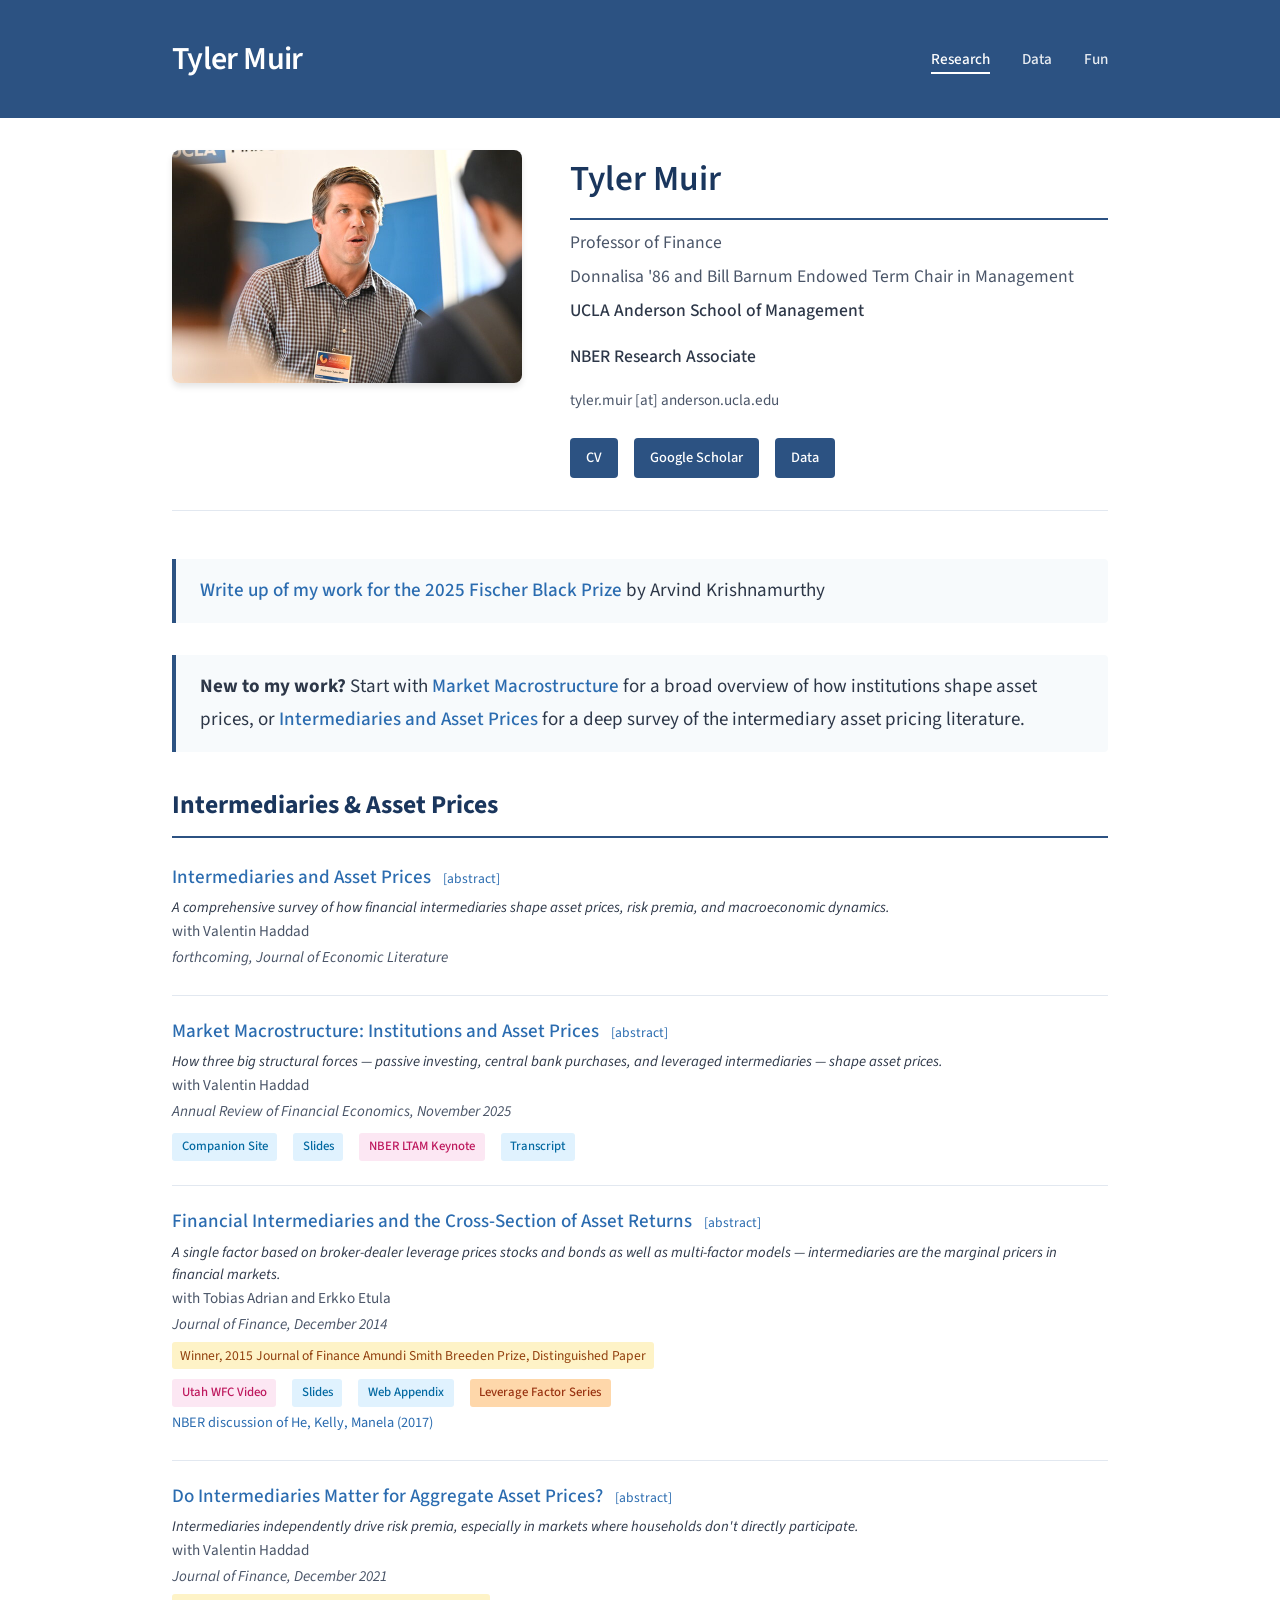
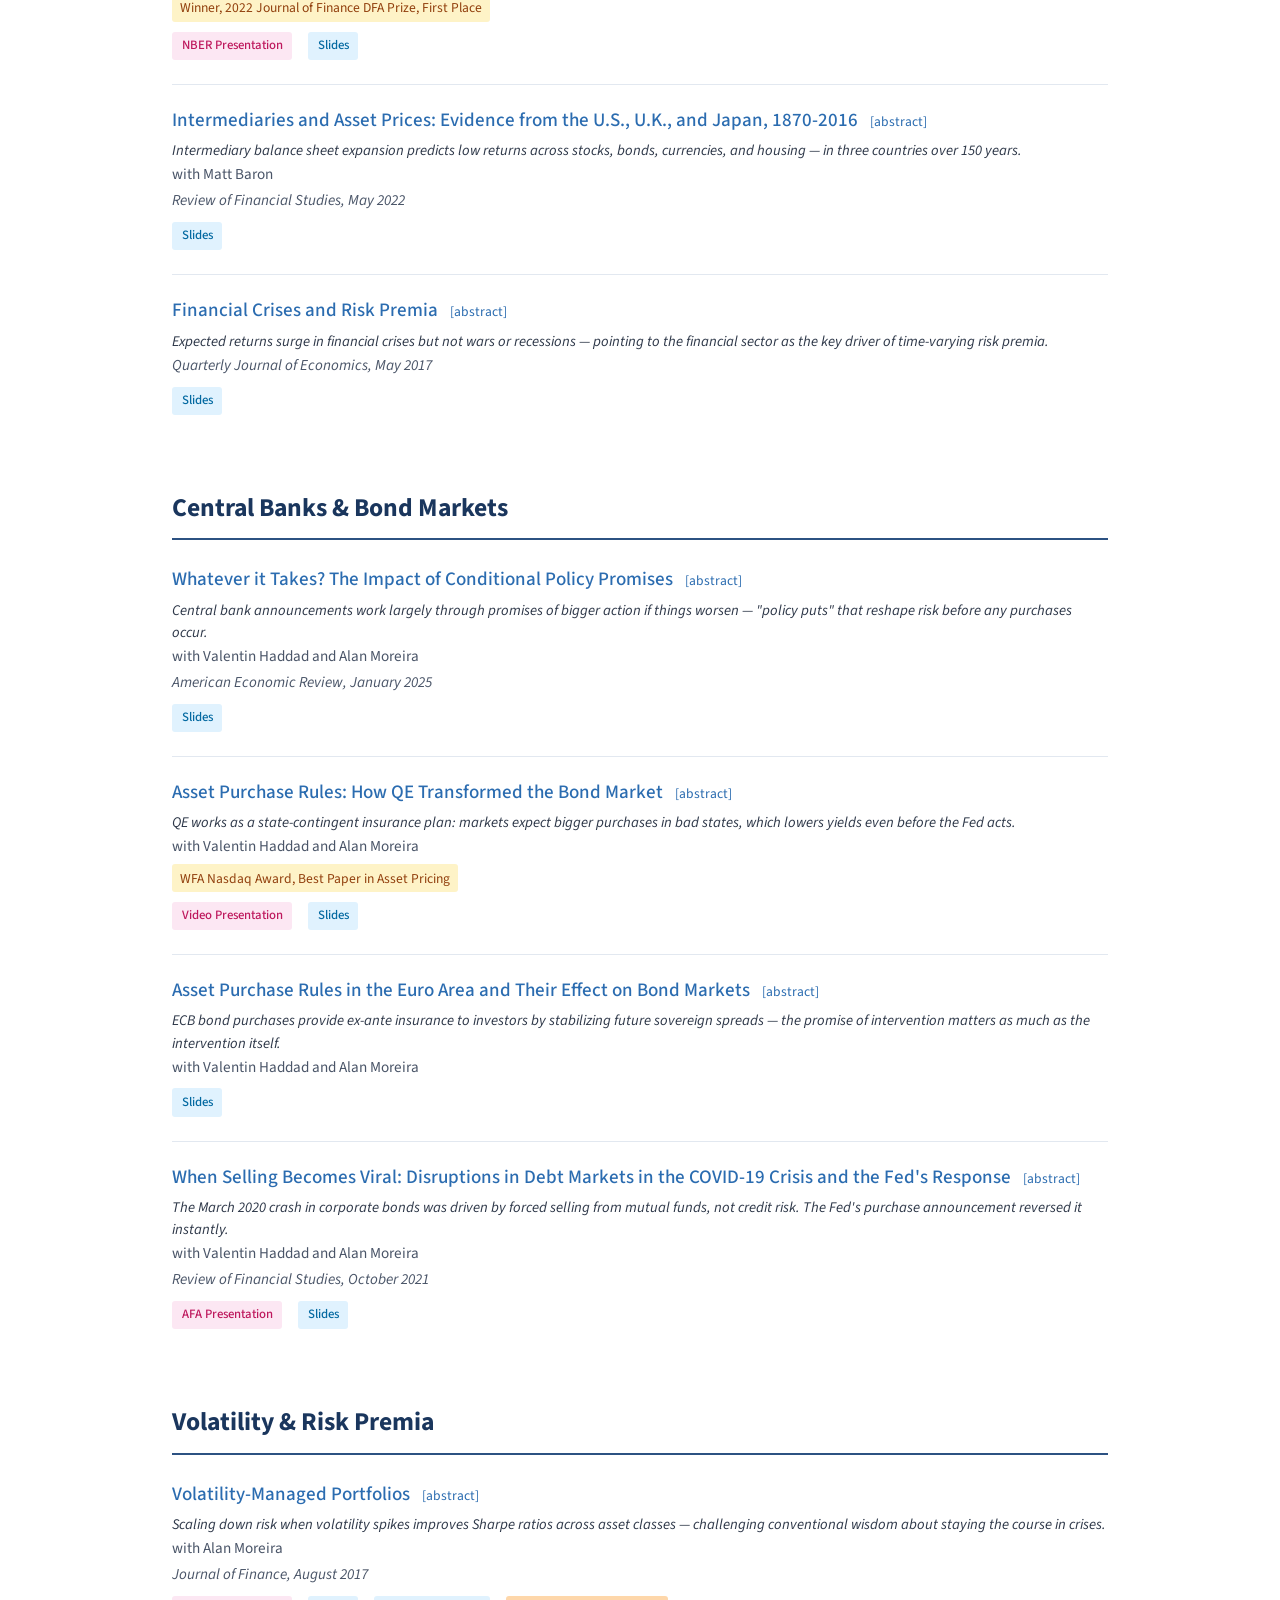
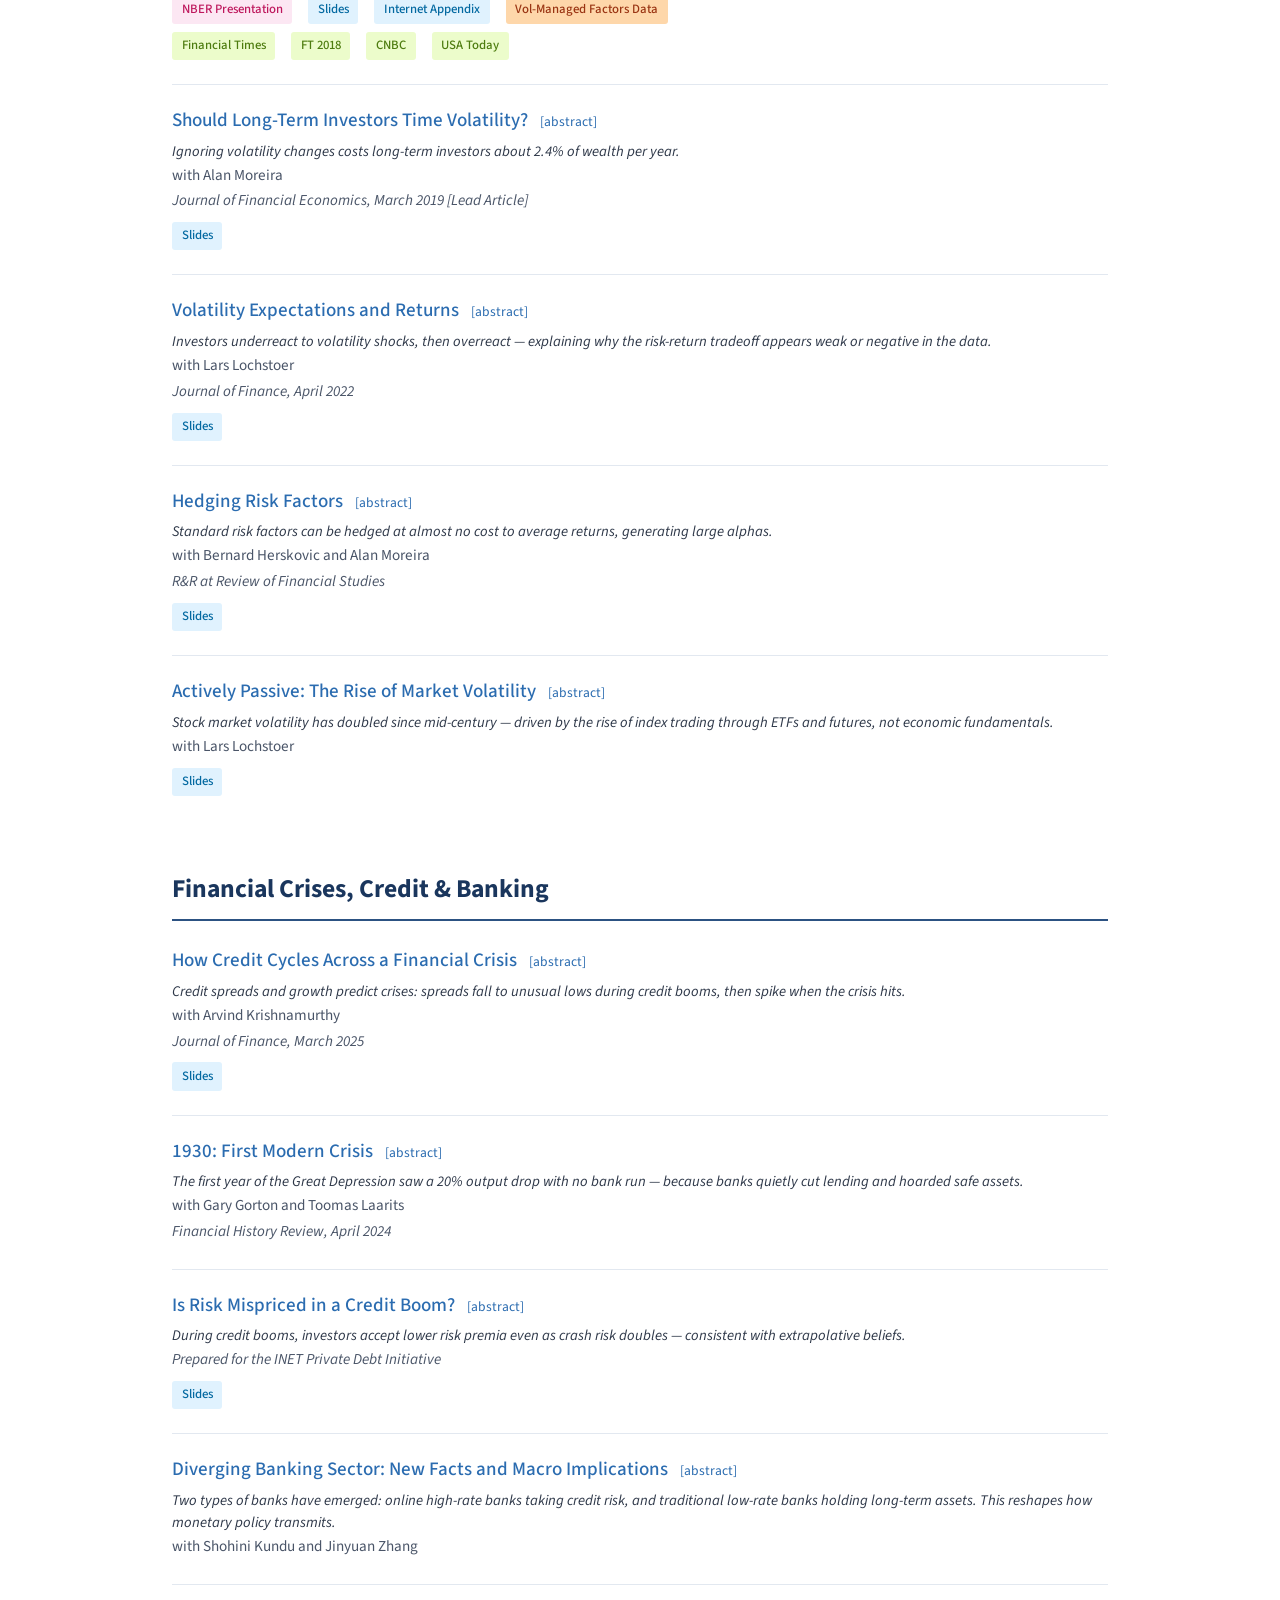
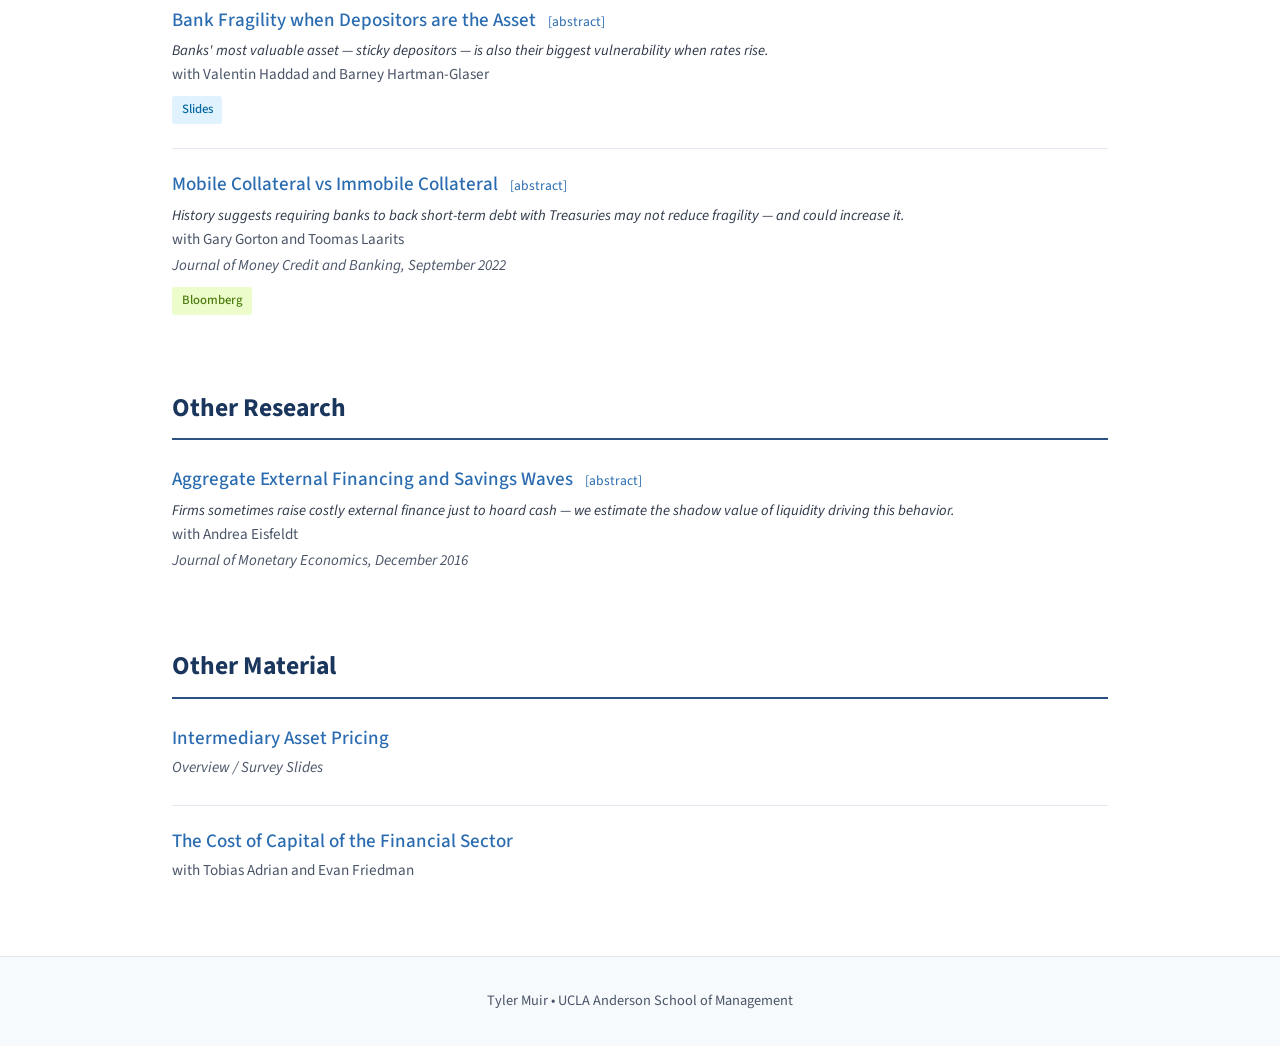
<file: index.html>
<!DOCTYPE html>
<html lang="en">
<head>
    <meta charset="UTF-8">
    <meta name="viewport" content="width=device-width, initial-scale=1.0">
    <meta name="description" content="Tyler Muir - Professor of Finance at UCLA Anderson, NBER Research Associate. Research on financial intermediaries, asset pricing, and financial crises.">
    <title>Tyler Muir - UCLA Anderson</title>
    <link rel="preconnect" href="https://fonts.googleapis.com">
    <link rel="preconnect" href="https://fonts.gstatic.com" crossorigin>
    <link href="https://fonts.googleapis.com/css2?family=Source+Sans+Pro:wght@400;500;600;700&display=swap" rel="stylesheet">
    <link rel="stylesheet" href="css/style.css">
    <link rel="icon" href="favicon.ico" type="image/x-icon">
</head>
<body>
    <a href="#main-content" class="skip-link">Skip to content</a>
    <header>
        <div class="container">
            <h1><a href="index.html">Tyler Muir</a></h1>
            <button class="menu-toggle" aria-label="Toggle navigation menu">&#9776;</button>
            <nav>
                <ul>
                    <li><a href="index.html" class="active">Research</a></li>
                    <li><a href="data.html">Data</a></li>
                    <li><a href="fun.html">Fun</a></li>
                </ul>
            </nav>
        </div>
    </header>

    <main class="container" id="main-content">
        <section class="profile">
            <img src="images/profile.jpg" alt="Tyler Muir" class="profile-image">
            <div class="profile-info">
                <h2>Tyler Muir</h2>
                <p class="title">Professor of Finance</p>
                <p class="title">Donnalisa '86 and Bill Barnum Endowed Term Chair in Management</p>
                <p class="affiliation">UCLA Anderson School of Management</p>
                <p class="affiliation">NBER Research Associate</p>
                <p class="email">tyler.muir [at] anderson.ucla.edu</p>
                <div class="profile-links">
                    <a href="https://www.dropbox.com/scl/fi/u626nkier4eon4ksr64s6/Muir_Tyler_CV.pdf?rlkey=u4kqhc3w4d6hwjnec8a3az12f&dl=0" target="_blank">CV</a>
                    <a href="https://scholar.google.com/citations?user=9oQ5exAAAAAJ&hl=en&oi=ao" target="_blank">Google Scholar</a>
                    <a href="data.html">Data</a>
                </div>
            </div>
        </section>

        <div class="award-highlight">
            <a href="https://www.dropbox.com/scl/fi/pzpyx1vr49wryulikoaf3/tylerfisherblack.pdf?rlkey=ss5ccy4nwq8l3ern2wmzelmsj&dl=0" target="_blank">Write up of my work for the 2025 Fischer Black Prize</a> by Arvind Krishnamurthy
        </div>

        <div class="award-highlight">
            <strong>New to my work?</strong> Start with <a href="https://www.dropbox.com/scl/fi/yaw81nklyqnd0k371osw4/HM_published.pdf?rlkey=oed2yhhhpish7x86secc4q1vz&dl=0" target="_blank">Market Macrostructure</a> for a broad overview of how institutions shape asset prices, or <a href="https://www.dropbox.com/scl/fi/thdpyldmup1yul03rmkh8/HaddadMuir_IntermediariesAssetPrices.pdf?rlkey=yvy7vjkwcc7hmh63wtqbi2k9l&dl=0" target="_blank">Intermediaries and Asset Prices</a> for a deep survey of the intermediary asset pricing literature.        </div>

        <!-- ==================== INTERMEDIARIES & ASSET PRICES ==================== -->
        <section id="intermediaries">
            <h2>Intermediaries &amp; Asset Prices</h2>
            <ul class="paper-list">
                <li class="paper-item">
                    <a href="https://www.dropbox.com/scl/fi/thdpyldmup1yul03rmkh8/HaddadMuir_IntermediariesAssetPrices.pdf?rlkey=yvy7vjkwcc7hmh63wtqbi2k9l&dl=0" class="paper-title" target="_blank">Intermediaries and Asset Prices</a>
                    <button class="abstract-toggle" aria-expanded="false">[abstract]</button>
                    <div class="tagline">A comprehensive survey of how financial intermediaries shape asset prices, risk premia, and macroeconomic dynamics.</div>
                    <div class="coauthors">with <a href="http://www.anderson.ucla.edu/faculty-and-research/finance/faculty/haddad">Valentin Haddad</a></div>
                    <div class="publication">forthcoming, Journal of Economic Literature</div>
                    <div class="abstract">Intermediary asset pricing posits that financial institutions are important players in financial markets, and that their decisions shape asset prices beyond simply reflecting the preferences of the average household in the economy. We explain how this approach helps make sense of empirical patterns in the data: the excess volatility of asset prices, differences in price movements across asset classes, the cross section of expected returns within asset classes, and specific arbitrages and price dislocations. We also review how this view of price fluctuations has important implications for macroeconomic dynamics, international economics, and policy, with particular focus on the role of financial regulation and monetary policy.</div>
                </li>
                <li class="paper-item">
                    <a href="https://www.dropbox.com/scl/fi/yaw81nklyqnd0k371osw4/HM_published.pdf?rlkey=oed2yhhhpish7x86secc4q1vz&dl=0" class="paper-title" target="_blank">Market Macrostructure: Institutions and Asset Prices</a>
                    <button class="abstract-toggle" aria-expanded="false">[abstract]</button>
                    <div class="tagline">How three big structural forces — passive investing, central bank purchases, and leveraged intermediaries — shape asset prices.</div>
                    <div class="coauthors">with <a href="http://www.anderson.ucla.edu/faculty-and-research/finance/faculty/haddad">Valentin Haddad</a></div>
                    <div class="publication">Annual Review of Financial Economics, November 2025</div>
                    <div class="media-links">
                        <a href="https://marketmacrostructure.com" target="_blank" class="media-badge">Companion Site</a>
                        <a href="slides/Macrostructure_slides.pdf" target="_blank" class="media-badge">Slides</a>
                        <a href="https://www.youtube.com/watch?v=QJNx_2b-V5o" target="_blank" class="media-badge video">NBER LTAM Keynote</a>
                        <a href="https://marketmacrostructure.com/transcript.html" target="_blank" class="media-badge">Transcript</a>
                    </div>
                    <div class="abstract">Market macrostructure studies the broad organization of financial markets into key players and institutional features and how this organization affects the level and dynamics of asset prices. We present a simple model to discuss when, why, and how market macrostructure matters for asset prices, then review work on three specific examples: the rise of passive investing in the stock market, the increased role of central banks in bond markets through asset purchase programs, and the role of levered financial intermediaries in financial markets.</div>
                </li>
                <li class="paper-item">
                    <a href="https://www.dropbox.com/s/16j1hos5gjo5o08/AdrianEtulaMuirJF2014.pdf?dl=0" class="paper-title" target="_blank">Financial Intermediaries and the Cross-Section of Asset Returns</a>
                    <button class="abstract-toggle" aria-expanded="false">[abstract]</button>
                    <div class="tagline">A single factor based on broker-dealer leverage prices stocks and bonds as well as multi-factor models — intermediaries are the marginal pricers in financial markets.</div>
                    <div class="coauthors">with <a href="http://sites.google.com/site/tobiasadrian/home">Tobias Adrian</a> and <a href="http://www.erkkoetula.com/">Erkko Etula</a></div>
                    <div class="publication">Journal of Finance, December 2014</div>
                    <div class="award">Winner, 2015 Journal of Finance Amundi Smith Breeden Prize, Distinguished Paper</div>
                    <div class="media-links">
                        <a href="http://submit.utahwfc.org/2013_webcast/uwfc_2013_video_15.html" target="_blank" class="media-badge video">Utah WFC Video</a>
                        <a href="https://www.dropbox.com/s/nrsowpixnpzwewh/BDLevSlidesUtah.pdf?dl=0" target="_blank" class="media-badge">Slides</a>
                        <a href="https://www.dropbox.com/s/1s9zddzyzbzr4ig/jofi12189Appdenix.pdf?dl=0" target="_blank" class="media-badge">Web Appendix</a>
                        <a href="data.html" class="media-badge data">Leverage Factor Series</a>
                    </div>
                    <div class="extra-links">
                        <a href="https://www.dropbox.com/s/tekgckozppbk9ja/NBER%20Discussion%20Muir.pdf?dl=0" target="_blank">NBER discussion of He, Kelly, Manela (2017)</a>
                    </div>
                    <div class="abstract">Financial intermediaries trade frequently in many markets using sophisticated models. Their marginal value of wealth should therefore provide a more informative stochastic discount factor (SDF) than that of a representative consumer. Guided by theory, we use shocks to the leverage of securities broker-dealers to construct an intermediary SDF. Our single-factor model prices size, book-to-market, momentum, and bond portfolios with an R-squared of 77% and an average annual pricing error of 1% -- performing as well as standard multifactor benchmarks designed to price these assets.</div>
                </li>
                <li class="paper-item">
                    <a href="https://www.dropbox.com/s/tfh09k9kg3fq4sa/dointermediariesmatter.pdf?dl=0" class="paper-title" target="_blank">Do Intermediaries Matter for Aggregate Asset Prices?</a>
                    <button class="abstract-toggle" aria-expanded="false">[abstract]</button>
                    <div class="tagline">Intermediaries independently drive risk premia, especially in markets where households don't directly participate.</div>
                    <div class="coauthors">with <a href="http://www.anderson.ucla.edu/faculty-and-research/finance/faculty/haddad">Valentin Haddad</a></div>
                    <div class="publication">Journal of Finance, December 2021</div>
                    <div class="award">Winner, 2022 Journal of Finance DFA Prize, First Place</div>
                    <div class="media-links">
                        <a href="https://www.youtube.com/watch?v=r5t5TFt0ybI" target="_blank" class="media-badge video">NBER Presentation</a>
                        <a href="slides/DoIntermediariesMatter_slides.pdf" target="_blank" class="media-badge">Slides</a>
                    </div>
                    <div class="abstract">Poor financial health of intermediaries coincides with low asset prices and high risk premiums. Is this because intermediaries matter for asset prices, or simply because their health correlates with economy-wide risk aversion? In the first case, return predictability should be more pronounced for asset classes in which households are less active. We provide evidence supporting this prediction, suggesting that a quantitatively sizable fraction of risk premium variation in several large asset classes such as credit or MBS is due to intermediaries.</div>
                </li>
                <li class="paper-item">
                    <a href="https://papers.ssrn.com/sol3/papers.cfm?abstract_id=3116417" class="paper-title" target="_blank">Intermediaries and Asset Prices: Evidence from the U.S., U.K., and Japan, 1870-2016</a>
                    <button class="abstract-toggle" aria-expanded="false">[abstract]</button>
                    <div class="tagline">Intermediary balance sheet expansion predicts low returns across stocks, bonds, currencies, and housing — in three countries over 150 years.</div>
                    <div class="coauthors">with <a href="https://www.johnson.cornell.edu/faculty-and-research/faculty/mdb327">Matt Baron</a></div>
                    <div class="publication">Review of Financial Studies, May 2022</div>
                    <div class="abstract">Balance sheet expansion of leveraged intermediaries negatively predicts returns of stocks, bonds, currencies, and housing. The predictability is stronger at shorter horizons, is robust to macroeconomic controls, and holds outside distress periods. Intermediaries in global financial centers predict international equity returns. A new data set on individual stock holdings of Japanese intermediaries since 1955 shows intermediaries affect returns of stocks directly held. Our results suggest a strong universal link between intermediaries and asset returns distinct from macroeconomic channels.</div>
                    <div class="media-links">
                        <a href="slides/Intermediaries_USUKJP_slides.pdf" target="_blank" class="media-badge slides">Slides</a>
                    </div>
                </li>
                <li class="paper-item">
                    <a href="https://www.dropbox.com/s/ik7i78d748fe32l/Muir_QJE_May2017.pdf?dl=0" class="paper-title" target="_blank">Financial Crises and Risk Premia</a>
                    <button class="abstract-toggle" aria-expanded="false">[abstract]</button>
                    <div class="tagline">Expected returns surge in financial crises but not wars or recessions — pointing to the financial sector as the key driver of time-varying risk premia.</div>
                    <div class="publication">Quarterly Journal of Economics, May 2017</div>
                    <div class="media-links">
                        <a href="slides/FinancialCrises_slides.pdf" target="_blank" class="media-badge">Slides</a>
                    </div>
                    <div class="abstract">I analyze the behavior of risk premia in financial crises, wars, and recessions in an international panel spanning over 140 years and 14 countries. Expected returns increase substantially in financial crises, but not in the other episodes. Asset prices decline in all episodes, but the decline in financial crises is substantially larger than the decline in fundamentals so that expected returns going forward are large. By disentangling financial crises from other bad macroeconomic times, the results suggest that financial crises are particularly important to understanding why risk premia vary, and theories where asset prices are related to the health of the financial sector appear particularly promising.</div>
                </li>
            </ul>
        </section>

        <!-- ==================== CENTRAL BANKS & BOND MARKETS ==================== -->
        <section id="central-banks">
            <h2>Central Banks &amp; Bond Markets</h2>
            <ul class="paper-list">
                <li class="paper-item">
                    <a href="https://www.dropbox.com/s/hcu2yudygm1avsk/WhateverItTakes.pdf?dl=0" class="paper-title" target="_blank">Whatever it Takes? The Impact of Conditional Policy Promises</a>
                    <button class="abstract-toggle" aria-expanded="false">[abstract]</button>
                    <div class="tagline">Central bank announcements work largely through promises of bigger action if things worsen — "policy puts" that reshape risk before any purchases occur.</div>
                    <div class="coauthors">with <a href="http://www.anderson.ucla.edu/faculty-and-research/finance/faculty/haddad">Valentin Haddad</a> and <a href="https://sites.google.com/view/alanmoreira/">Alan Moreira</a></div>
                    <div class="publication">American Economic Review, January 2025</div>
                    <div class="media-links">
                        <a href="slides/WhateverItTakes_slides.pdf" target="_blank" class="media-badge">Slides</a>
                    </div>
                    <div class="abstract">At the announcement of a new policy, agents form a view of state-contingent policy actions and impact. We develop a method to estimate this state-contingent perception and implement it for many asset-purchase interventions worldwide. Expectations of larger support in bad states -- "policy puts" -- explain a large fraction of the announcements' impact. For example, when the Fed introduced purchases of corporate bonds in March 2020, markets expected five times more price support had conditions worsened relative to the median scenario. Perceived promises of additional support in bad states alter asset prices, risk, and the response to future announcements.</div>
                </li>
                <li class="paper-item">
                    <a href="https://www.dropbox.com/scl/fi/v8dl87heoihd0q6nqnzs0/qe_rule_posted.pdf?rlkey=23uotbmngwgjaz0dqvb4rrpfh&dl=0" class="paper-title" target="_blank">Asset Purchase Rules: How QE Transformed the Bond Market</a>
                    <button class="abstract-toggle" aria-expanded="false">[abstract]</button>
                    <div class="tagline">QE works as a state-contingent insurance plan: markets expect bigger purchases in bad states, which lowers yields even before the Fed acts.</div>
                    <div class="coauthors">with <a href="http://www.anderson.ucla.edu/faculty-and-research/finance/faculty/haddad">Valentin Haddad</a> and <a href="https://sites.google.com/view/alanmoreira/">Alan Moreira</a></div>
                    <div class="award">WFA Nasdaq Award, Best Paper in Asset Pricing</div>
                    <div class="media-links">
                        <a href="https://www.youtube.com/watch?v=ny2YNou6twM" target="_blank" class="media-badge video">Video Presentation</a>
                        <a href="https://www.dropbox.com/scl/fi/4o9najz9vmb7i032aic84/HMM.pdf?rlkey=snfrvedlz1ydlt5fv3m7ut58a&dl=0" target="_blank" class="media-badge">Slides</a>
                    </div>
                    <div class="abstract">We argue that quantitative easing (QE) and tightening policies constitute a dynamic state-contingent plan instead of a succession of independent interventions. This view changes the main reason QE is effective by adding an insurance channel to the static effect of absorbing bond supply in a given period. QE purchases occur in bad economic states when the supply of government debt increases. Increasing long-term bond prices in bad economic states increases their safety, driving up their value and thus lowering ex-ante yields. We estimate that this insurance channel alone lowers long-term bond yields by 75-100 bps. Consistent with a state-contingent channel, implied volatilities of long-duration risk-free securities fall substantially on QE announcements. We calibrate a policy rule for asset purchases to their historical path and include it in a quantitative term structure model.</div>
                </li>
                <li class="paper-item">
                    <span class="paper-title">Asset Purchase Rules in the Euro Area and Their Effect on Bond Markets</span>
                    <button class="abstract-toggle" aria-expanded="false">[abstract]</button>
                    <div class="tagline">ECB bond purchases provide ex-ante insurance to investors by stabilizing future sovereign spreads — the promise of intervention matters as much as the intervention itself.</div>
                    <div class="coauthors">with <a href="http://www.anderson.ucla.edu/faculty-and-research/finance/faculty/haddad">Valentin Haddad</a> and <a href="https://sites.google.com/view/alanmoreira/">Alan Moreira</a></div>
                    <div class="abstract">Asset purchase policies are a dynamic state-contingent plan instead of a succession of independent interventions. We apply this view to the experience of asset purchase programs in the Euro area. Our evidence suggests that the market expects interventions in large part based on sovereign spreads and the total supply of sovereign credit risk. In turn, this provides a powerful ex-ante mechanism to lower spreads in the Euro area: because interventions typically occur when spreads, debt issuance, and dislocations are high, purchases provide ex-ante insurance to bond investors by stabilizing future sovereign spreads. This increases demand and lowers credit risk premiums on sovereign bonds. We illustrate this channel using both low frequency data and event study analysis, including using option prices to assess the state-contingent nature of interventions.</div>
                    <div class="media-links">
                        <a href="slides/AssetPurchaseRules_slides.pdf" target="_blank" class="media-badge slides">Slides</a>
                    </div>
                </li>
                <li class="paper-item">
                    <a href="https://drive.google.com/file/d/1O0i9GDvncKZMOLhGdbdw6-ZRYX5TdZej/view" class="paper-title" target="_blank">When Selling Becomes Viral: Disruptions in Debt Markets in the COVID-19 Crisis and the Fed's Response</a>
                    <button class="abstract-toggle" aria-expanded="false">[abstract]</button>
                    <div class="tagline">The March 2020 crash in corporate bonds was driven by forced selling from mutual funds, not credit risk. The Fed's purchase announcement reversed it instantly.</div>
                    <div class="coauthors">with <a href="http://www.anderson.ucla.edu/faculty-and-research/finance/faculty/haddad">Valentin Haddad</a> and <a href="https://sites.google.com/view/alanmoreira/">Alan Moreira</a></div>
                    <div class="publication">Review of Financial Studies, October 2021</div>
                    <div class="media-links">
                        <a href="https://www.youtube.com/watch?v=AB0AVhkQBWc&t=139s" target="_blank" class="media-badge video">AFA Presentation</a>
                        <a href="https://drive.google.com/file/d/1HCUz84SQlg5jva01vpwM7yM8TXSVH2EA/view" target="_blank" class="media-badge">Slides</a>
                    </div>
                    <div class="abstract">We document extreme disruption in debt markets during the COVID-19 crisis: a severe price crash accompanied by significant dislocations at the safer end of the credit spectrum. Investment-grade corporate bonds traded at a discount to credit default swaps; exchange-traded funds traded at a discount to net asset value, more so for safer bonds. The Federal Reserve's announcement of corporate bond purchases caused these dislocations to disappear and prices to recover. The best explanation is an acute liquidity need for specific bond investors, such as mutual funds, leading them to liquidate large positions.</div>
                </li>
            </ul>
        </section>

        <!-- ==================== VOLATILITY & RISK PREMIA ==================== -->
        <section id="volatility">
            <h2>Volatility &amp; Risk Premia</h2>
            <ul class="paper-list">
                <li class="paper-item">
                    <a href="https://www.dropbox.com/s/4y24nnab001bd0l/JF_PublishedVersion_Moreira_Muir_2017.pdf?dl=0" class="paper-title" target="_blank">Volatility-Managed Portfolios</a>
                    <button class="abstract-toggle" aria-expanded="false">[abstract]</button>
                    <div class="tagline">Scaling down risk when volatility spikes improves Sharpe ratios across asset classes — challenging conventional wisdom about staying the course in crises.</div>
                    <div class="coauthors">with <a href="https://sites.google.com/view/alanmoreira/">Alan Moreira</a></div>
                    <div class="publication">Journal of Finance, August 2017</div>
                    <div class="media-links">
                        <a href="https://www.youtube.com/watch?v=2u7WsWPUqck" target="_blank" class="media-badge video">NBER Presentation</a>
                        <a href="https://amoreira2.github.io/alan-moreira.github.io/SlidesVol.pdf" target="_blank" class="media-badge">Slides</a>
                        <a href="https://www.dropbox.com/s/z8jx1fobka95b41/JF_20160273_IA_MoreiraMuir.pdf?dl=0" target="_blank" class="media-badge">Internet Appendix</a>
                        <a href="data.html" class="media-badge data">Vol-Managed Factors Data</a>
                    </div>
                    <div class="media-links">
                        <a href="https://next.ft.com/content/397937d6-e491-11e5-bc31-138df2ae9ee6" target="_blank" class="media-badge press">Financial Times</a>
                        <a href="https://www.ft.com/content/734994cc-0bab-11e8-8eb7-42f857ea9f09" target="_blank" class="media-badge press">FT 2018</a>
                        <a href="http://www.cnbc.com/2016/03/23/when-markets-get-scary-panicking-is-smart-yale-profs.html" target="_blank" class="media-badge press">CNBC</a>
                        <a href="http://www.usatoday.com/story/money/2016/05/18/sell-panic-stocks-volatility-market-investing-money/84534118/" target="_blank" class="media-badge press">USA Today</a>
                    </div>
                    <div class="abstract">Managed portfolios that take less risk when volatility is high produce large alphas, substantially increase factor Sharpe ratios, and produce large utility gains for mean-variance investors. We document this for the market, value, momentum, profitability, return on equity, and investment factors in equities, as well as the currency carry trade. Volatility timing increases Sharpe ratios because changes in factor volatilities are not offset by proportional changes in expected returns. Our strategy is contrary to conventional wisdom because it takes relatively less risk in recessions and crises yet still earns high average returns.</div>
                </li>
                <li class="paper-item">
                    <a href="https://www.dropbox.com/s/04nmwmfwutatbsf/MoreiraMuirJFE2018.pdf?dl=0" class="paper-title" target="_blank">Should Long-Term Investors Time Volatility?</a>
                    <button class="abstract-toggle" aria-expanded="false">[abstract]</button>
                    <div class="tagline">Ignoring volatility changes costs long-term investors about 2.4% of wealth per year.</div>
                    <div class="coauthors">with <a href="https://sites.google.com/view/alanmoreira/">Alan Moreira</a></div>
                    <div class="publication">Journal of Financial Economics, March 2019 [Lead Article]</div>
                    <div class="media-links">
                        <a href="slides/LongTermVolTiming_slides.pdf" target="_blank" class="media-badge">Slides</a>
                    </div>
                    <div class="abstract">A long-term investor who ignores variation in volatility gives up the equivalent of 2.4% of wealth per year. This result holds for a wide range of parameters consistent with US stock market data, and it is robust to estimation uncertainty. We propose and test a new channel, the volatility composition channel, for how investment horizon interacts with volatility timing. Investors respond substantially less to volatility variations when mean reversion in returns increases disproportionately alongside volatility, particularly when this mean reversion occurs rapidly.</div>
                </li>
                <li class="paper-item">
                    <a href="https://www.dropbox.com/s/nm8t0dsacdzyhe9/VolUnderreactionMain.pdf?dl=0" class="paper-title" target="_blank">Volatility Expectations and Returns</a>
                    <button class="abstract-toggle" aria-expanded="false">[abstract]</button>
                    <div class="tagline">Investors underreact to volatility shocks, then overreact — explaining why the risk-return tradeoff appears weak or negative in the data.</div>
                    <div class="coauthors">with <a href="https://sites.google.com/site/lalochstoer/">Lars Lochstoer</a></div>
                    <div class="publication">Journal of Finance, April 2022</div>
                    <div class="media-links">
                        <a href="slides/VolExpectations_slides.pdf" target="_blank" class="media-badge">Slides</a>
                    </div>
                    <div class="abstract">We provide evidence that agents have slow-moving beliefs about stock market volatility that lead to initial underreaction to volatility shocks followed by delayed overreaction. These dynamics are mirrored in the VIX and variance risk premiums, which reflect investor expectations about volatility, and are also supported in both surveys and firm-level option prices. We embed these expectations into an asset pricing model and find that the model can account for a number of stylized facts about market returns and return volatility that are difficult to reconcile, including a weak or even negative risk-return tradeoff.</div>
                </li>
                <li class="paper-item">
                    <a href="https://papers.ssrn.com/sol3/papers.cfm?abstract_id=3148693" class="paper-title" target="_blank">Hedging Risk Factors</a>
                    <button class="abstract-toggle" aria-expanded="false">[abstract]</button>
                    <div class="tagline">Standard risk factors can be hedged at almost no cost to average returns, generating large alphas.</div>
                    <div class="coauthors">with <a href="https://bernardherskovic.com/">Bernard Herskovic</a> and <a href="https://sites.google.com/view/alanmoreira/">Alan Moreira</a></div>
                    <div class="publication">R&R at Review of Financial Studies</div>
                    <div class="media-links">
                        <a href="slides/HedgingRiskFactors_slides.pdf" target="_blank" class="media-badge">Slides</a>
                    </div>
                    <div class="abstract">Standard risk factors can be hedged with minimal reduction in average returns. Stocks with low factor-exposure have similar performance relative to stocks with high factor-exposure, hence a long-short portfolio hedges factor risk with little reduction in expected returns. This is true for both "macro" factors relating to the business cycle, and "reduced-form" factors such as value and momentum. Hedging macro factors also hedges business cycle risk and many other macro factors argued to be priced in the literature, and hedging "reduced-form" factors generates large alphas.</div>
                </li>
                <li class="paper-item">
                    <a href="papers/ActivelyPassive.pdf" class="paper-title" target="_blank">Actively Passive: The Rise of Market Volatility</a>
                    <button class="abstract-toggle" aria-expanded="false">[abstract]</button>
                    <div class="tagline">Stock market volatility has doubled since mid-century — driven by the rise of index trading through ETFs and futures, not economic fundamentals.</div>
                    <div class="coauthors">with Lars Lochstoer</div>
                    <div class="media-links">
                        <a href="slides/MarketVolatility_slides.pdf" target="_blank" class="media-badge">Slides</a>
                    </div>
                    <div class="abstract">We show that U.S. stock market volatility has roughly doubled since the 1950s. The increase in volatility is strongest for daily returns and weaker for longer horizons, which points against changes in the volatility of fundamentals and toward a larger transitory component in returns. We trace the increase in volatility to two related shifts in market structure: investors increasingly trade the market index, through futures, index funds, and ETFs, and can trade over more hours of the day. We exploit changes in NYSE trading hours, and in the hours and access of index futures trading, as natural experiments. In each case, expanding the opportunity to trade brings more trading and more volatility, so volatility accrues in trading time as well as calendar time. Together, the estimates from these experiments account for over half of the rise in volatility. A model in which arbitrageurs absorb investors' demand shocks, increasingly expressed through the index and over more trading hours, accounts for these facts, including the shift in returns from continuation to reversal.</div>
                </li>
            </ul>
        </section>

        <!-- ==================== FINANCIAL CRISES, CREDIT & BANKING ==================== -->
        <section id="crises">
            <h2>Financial Crises, Credit &amp; Banking</h2>
            <ul class="paper-list">
                <li class="paper-item">
                    <a href="https://www.dropbox.com/s/kgl36g5grguwyr8/CreditAcrossCycle_JFsubmission_R2_V6.pdf?dl=0" class="paper-title" target="_blank">How Credit Cycles Across a Financial Crisis</a>
                    <button class="abstract-toggle" aria-expanded="false">[abstract]</button>
                    <div class="tagline">Credit spreads and growth predict crises: spreads fall to unusual lows during credit booms, then spike when the crisis hits.</div>
                    <div class="coauthors">with <a href="https://people.stanford.edu/akris/">Arvind Krishnamurthy</a></div>
                    <div class="publication">Journal of Finance, March 2025</div>
                    <div class="abstract">We analyze the behavior of credit and output in financial crises using data on credit spreads and credit growth. Crises are marked by a sharp rise in credit spreads, signaling sudden shifts in expectations. The severity of a crisis can be predicted by the extent of credit losses and financial sector fragility. This interaction is a key feature of crises. Postcrisis recessions are typically severe and prolonged. Notably, precrisis spreads tend to drop to low levels while credit growth accelerates, indicating that credit supply expansions often precede crises.</div>
                    <div class="media-links">
                        <a href="slides/CreditCycles_slides.pdf" target="_blank" class="media-badge slides">Slides</a>
                    </div>
                </li>
                <li class="paper-item">
                    <a href="https://papers.ssrn.com/sol3/papers.cfm?abstract_id=3306789" class="paper-title" target="_blank">1930: First Modern Crisis</a>
                    <button class="abstract-toggle" aria-expanded="false">[abstract]</button>
                    <div class="tagline">The first year of the Great Depression saw a 20% output drop with no bank run — because banks quietly cut lending and hoarded safe assets.</div>
                    <div class="coauthors">with <a href="http://faculty.som.yale.edu/garygorton/">Gary Gorton</a> and <a href="https://sites.google.com/view/toomaslaarits">Toomas Laarits</a></div>
                    <div class="publication">Financial History Review, April 2024</div>
                    <div class="abstract">Modern financial crises are difficult to explain because they do not always involve bank runs, or the bank runs occur late. For this reason, the first year of the Great Depression, 1930, has remained a puzzle. Industrial production dropped by 20.8 percent despite no nationwide bank run. Using cross-sectional variation in external finance dependence, we demonstrate that banks' decision to not use the discount window and instead cut back lending and invest in safe assets can account for the majority of this decline.</div>
                </li>
                <li class="paper-item">
                    <a href="https://www.dropbox.com/s/pkxswmb3z21b0ll/IsRiskMispriced.pdf?dl=0" class="paper-title" target="_blank">Is Risk Mispriced in a Credit Boom?</a>
                    <button class="abstract-toggle" aria-expanded="false">[abstract]</button>
                    <div class="tagline">During credit booms, investors accept lower risk premia even as crash risk doubles — consistent with extrapolative beliefs.</div>
                    <div class="publication">Prepared for the INET Private Debt Initiative</div>
                    <div class="abstract">This paper examines the pricing of risk for both stocks and real estate during credit booms from 1870 to 2015 across 17 countries. During a credit boom, investors are willing to accept lower risk premiums despite the fact that the overall amount of risk in the economy is rising -- expected excess returns for equities and housing both fall while crash likelihood doubles. The most compelling explanation is that investors extrapolate past low-risk environments into the future, creating excessive optimism that prompts overleveraging and inflated asset prices.</div>
                    <div class="media-links">
                        <a href="slides/RiskMispriced_slides.pdf" target="_blank" class="media-badge slides">Slides</a>
                    </div>
                </li>
                <li class="paper-item">
                    <a href="https://www.dropbox.com/scl/fi/nyb64gu1wycdrc4vox8np/Bank_Rate_Dispersion_KMZ.pdf?rlkey=gi3ei4dwb9w1hyqjfcoo3dbb7&dl=0" class="paper-title" target="_blank">Diverging Banking Sector: New Facts and Macro Implications</a>
                    <button class="abstract-toggle" aria-expanded="false">[abstract]</button>
                    <div class="tagline">Two types of banks have emerged: online high-rate banks taking credit risk, and traditional low-rate banks holding long-term assets. This reshapes how monetary policy transmits.</div>
                    <div class="coauthors">with <a href="https://shohinikundu.github.io/">Shohini Kundu</a> and <a href="https://jinyuan-zhang.github.io/research/">Jinyuan Zhang</a></div>
                    <div class="abstract">We document the emergence of two distinct types of banks over the past decade: high-rate banks, which set deposit rates to match market rates, hold shorter-term assets, and earn a spread through higher credit risk in personal and business loans; and low-rate banks, which offer low, stable deposit rates, hold longer-term assets like MBS, and lend less to firms. This divergence shifts deposits toward high-rate banks during monetary tightening, reducing the banking sector's maturity transformation capacity and concentrating credit risk among high-rate banks. Technological advancements appear to drive this trend: high-rate banks operate primarily online and attract rate-sensitive, less-sticky depositors.</div>
                </li>
                <li class="paper-item">
                    <a href="https://papers.ssrn.com/sol3/papers.cfm?abstract_id=4412256" class="paper-title" target="_blank">Bank Fragility when Depositors are the Asset</a>
                    <button class="abstract-toggle" aria-expanded="false">[abstract]</button>
                    <div class="tagline">Banks' most valuable asset — sticky depositors — is also their biggest vulnerability when rates rise.</div>
                    <div class="coauthors">with <a href="http://www.anderson.ucla.edu/faculty-and-research/finance/faculty/haddad">Valentin Haddad</a> and <a href="https://www.barneyhglaser.com/">Barney Hartman-Glaser</a></div>
                    <div class="abstract">Banks' relationships with their depositors are valuable when depositors remain sticky, but this value evaporates if they leave. This tension makes banks fragile when interest rates increase and long-term asset values are depressed. In this scenario, if all of its depositors leave, the bank fails, which justifies depositors' departure in the first place. Such failures can happen even when banks only invest in liquid assets and when deposits are insured, and they are more likely for banks with the most valuable relationships. This fragility leads to sharp changes in the exposure of bank values to interest rate risk: insensitive most of the time but highly responsive when asset losses are about to catch up with them.</div>
                    <div class="media-links">
                        <a href="slides/BankFragility_slides.pdf" target="_blank" class="media-badge slides">Slides</a>
                    </div>
                </li>
                <li class="paper-item">
                    <a href="http://papers.ssrn.com/sol3/papers.cfm?abstract_id=2638886" class="paper-title" target="_blank">Mobile Collateral vs Immobile Collateral</a>
                    <button class="abstract-toggle" aria-expanded="false">[abstract]</button>
                    <div class="tagline">History suggests requiring banks to back short-term debt with Treasuries may not reduce fragility — and could increase it.</div>
                    <div class="coauthors">with <a href="http://faculty.som.yale.edu/garygorton/">Gary Gorton</a> and <a href="https://sites.google.com/view/toomaslaarits/">Toomas Laarits</a></div>
                    <div class="publication">Journal of Money Credit and Banking, September 2022</div>
                    <div class="media-links">
                        <a href="http://www.bloomberg.com/news/articles/2016-06-01/from-one-collateral-shortage-to-the-next" target="_blank" class="media-badge press">Bloomberg</a>
                    </div>
                    <div class="abstract">We use the experience of the U.S. National Banking Era to evaluate the most important bank regulation to emerge from the financial crisis, the Bank for International Settlement's liquidity coverage ratio (LCR) which requires that short-term bank debt be backed one-for-one with U.S. Treasuries. The experience of the National Banking Era, which also required that bank short-term debt be backed by Treasury debt one-for-one, suggests that the LCR is unlikely to reduce financial fragility and may increase it.</div>
                </li>
            </ul>
        </section>

        <!-- ==================== OTHER RESEARCH ==================== -->
        <section id="other-research">
            <h2>Other Research</h2>
            <ul class="paper-list">
                <li class="paper-item">
                    <a href="https://www.dropbox.com/s/rww042uqbwag5at/Eisfeldt_Muir_JME_Dec2016.pdf?dl=0" class="paper-title" target="_blank">Aggregate External Financing and Savings Waves</a>
                    <button class="abstract-toggle" aria-expanded="false">[abstract]</button>
                    <div class="tagline">Firms sometimes raise costly external finance just to hoard cash — we estimate the shadow value of liquidity driving this behavior.</div>
                    <div class="coauthors">with <a href="https://sites.google.com/site/andrealeisfeldt/">Andrea Eisfeldt</a></div>
                    <div class="publication">Journal of Monetary Economics, December 2016</div>
                    <div class="abstract">US data display aggregate external financing and savings waves. Firms can allocate costly external finance to productive capital, or to liquid assets with low physical returns. If firms raise costly external finance and accumulate liquidity, either the cost of external finance is relatively low, or the total return to liquidity accumulation, including its shadow value as future internal funds, is particularly high. We formalize this intuition by estimating a dynamic model of firms' financing and savings decisions, and use our model along with firm level data to construct an empirical estimate of the average cost of external finance from 1980-2014.</div>
                </li>
            </ul>
        </section>

        <!-- ==================== OTHER MATERIAL ==================== -->
        <section id="other">
            <h2>Other Material</h2>
            <ul class="paper-list">
                <li class="paper-item">
                    <a href="https://www.dropbox.com/s/kaq2yjah8nk61ar/IntermediaryAP.pdf?dl=0" class="paper-title" target="_blank">Intermediary Asset Pricing</a>
                    <div class="publication">Overview / Survey Slides</div>
                </li>
                <li class="paper-item">
                    <a href="http://papers.ssrn.com/sol3/papers.cfm?abstract_id=2706614" class="paper-title" target="_blank">The Cost of Capital of the Financial Sector</a>
                    <div class="coauthors">with <a href="http://sites.google.com/site/tobiasadrian/home">Tobias Adrian</a> and Evan Friedman</div>
                </li>
            </ul>
        </section>
    </main>

    <footer>
        <div class="container">
            <p>Tyler Muir &bull; UCLA Anderson School of Management</p>
        </div>
    </footer>

    <button class="back-to-top" aria-label="Back to top">&uarr;</button>

    <script>
        // Abstract toggle via event delegation
        document.addEventListener('click', function(e) {
            if (e.target.classList.contains('abstract-toggle')) {
                const abstract = e.target.parentElement.querySelector('.abstract');
                if (abstract) {
                    const isOpen = abstract.classList.toggle('show');
                    e.target.textContent = isOpen ? '[hide]' : '[abstract]';
                    e.target.setAttribute('aria-expanded', isOpen);
                }
            }
        });

        // Mobile menu toggle
        document.querySelector('.menu-toggle').addEventListener('click', function() {
            document.querySelector('nav ul').classList.toggle('open');
        });

        // Back to top button
        const backToTop = document.querySelector('.back-to-top');
        window.addEventListener('scroll', function() {
            backToTop.classList.toggle('visible', window.scrollY > 400);
        });
        backToTop.addEventListener('click', function() {
            window.scrollTo({ top: 0, behavior: 'smooth' });
        });
    </script>
</body>
</html>
</file>
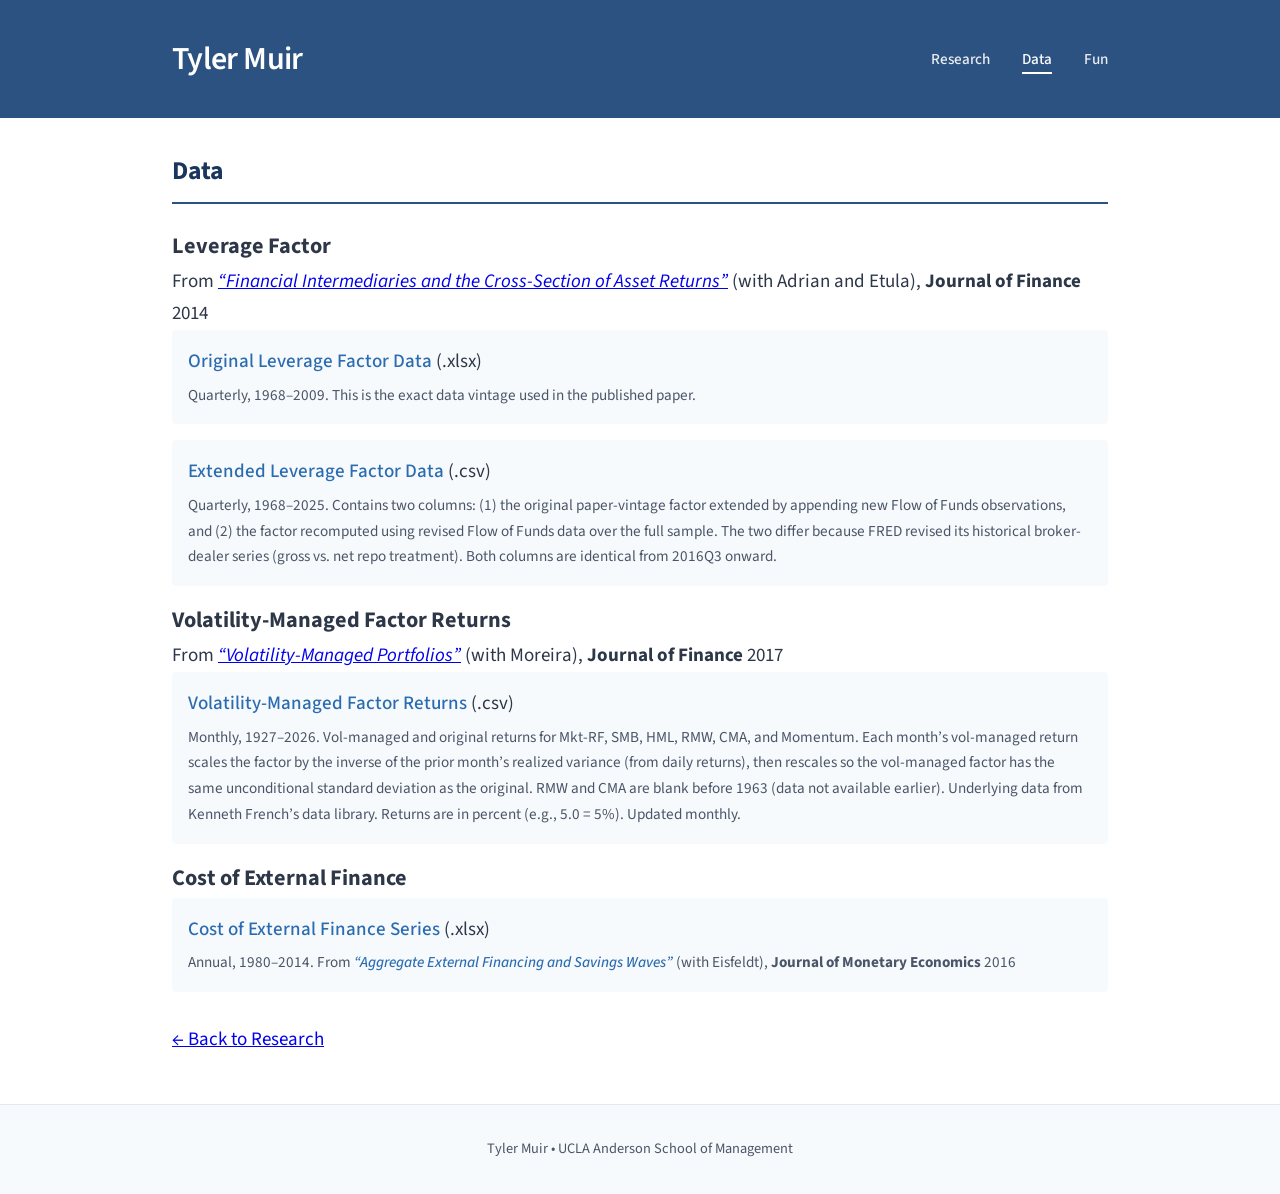
<file: data.html>
<!DOCTYPE html>
<html lang="en">
<head>
    <meta charset="UTF-8">
    <meta name="viewport" content="width=device-width, initial-scale=1.0">
    <meta name="description" content="Data and code from Tyler Muir's research papers on financial intermediaries and asset pricing.">
    <title>Data and Code - Tyler Muir</title>
    <link rel="preconnect" href="https://fonts.googleapis.com">
    <link rel="preconnect" href="https://fonts.gstatic.com" crossorigin>
    <link href="https://fonts.googleapis.com/css2?family=Source+Sans+Pro:wght@400;500;600;700&display=swap" rel="stylesheet">
    <link rel="stylesheet" href="css/style.css">
    <link rel="icon" href="favicon.ico" type="image/x-icon">
</head>
<body>
    <a href="#main-content" class="skip-link">Skip to content</a>
    <header>
        <div class="container">
            <h1><a href="index.html">Tyler Muir</a></h1>
            <button class="menu-toggle" aria-label="Toggle navigation menu">&#9776;</button>
            <nav>
                <ul>
                    <li><a href="index.html">Research</a></li>
                    <li><a href="data.html" class="active">Data</a></li>
                    <li><a href="fun.html">Fun</a></li>
                </ul>
            </nav>
        </div>
    </header>

    <main class="container" id="main-content">
        <section>
            <h2>Data</h2>
            <h3>Leverage Factor</h3>
            <p class="description">From <a href="https://www.dropbox.com/s/16j1hos5gjo5o08/AdrianEtulaMuirJF2014.pdf?dl=0" target="_blank"><em>&ldquo;Financial Intermediaries and the Cross-Section of Asset Returns&rdquo;</em></a> (with Adrian and Etula), <strong>Journal of Finance</strong> 2014</p>
            <ul class="data-list">
                <li>
                    <a href="data/LEVERAGEFACTORDATA.xlsx">Original Leverage Factor Data</a> (.xlsx)
                    <p class="description">Quarterly, 1968&ndash;2009. This is the exact data vintage used in the published paper.</p>
                </li>
                <li>
                    <a href="data/AEM_LevFactor.csv">Extended Leverage Factor Data</a> (.csv)
                    <p class="description">Quarterly, 1968&ndash;2025. Contains two columns: (1) the original paper-vintage factor extended by appending new Flow of Funds observations, and (2) the factor recomputed using revised Flow of Funds data over the full sample. The two differ because FRED revised its historical broker-dealer series (gross vs. net repo treatment). Both columns are identical from 2016Q3 onward.</p>
                </li>
            </ul>

            <h3>Volatility-Managed Factor Returns</h3>
            <p class="description">From <a href="https://www.dropbox.com/s/4y24nnab001bd0l/JF_PublishedVersion_Moreira_Muir_2017.pdf?dl=0" target="_blank"><em>&ldquo;Volatility-Managed Portfolios&rdquo;</em></a> (with Moreira), <strong>Journal of Finance</strong> 2017</p>
            <ul class="data-list">
                <li>
                    <a href="data/VolManagedFactors.csv">Volatility-Managed Factor Returns</a> (.csv)
                    <p class="description">Monthly, 1927&ndash;2026. Vol-managed and original returns for Mkt-RF, SMB, HML, RMW, CMA, and Momentum. Each month&rsquo;s vol-managed return scales the factor by the inverse of the prior month&rsquo;s realized variance (from daily returns), then rescales so the vol-managed factor has the same unconditional standard deviation as the original. RMW and CMA are blank before 1963 (data not available earlier). Underlying data from Kenneth French&rsquo;s data library. Returns are in percent (e.g., 5.0 = 5%). Updated monthly.</p>
                </li>
            </ul>

            <h3>Cost of External Finance</h3>
            <ul class="data-list">
                <li>
                    <a href="data/Eisfeldt_Muir_JME_data.xlsx">Cost of External Finance Series</a> (.xlsx)
                    <p class="description">Annual, 1980&ndash;2014. From <a href="https://www.dropbox.com/s/rww042uqbwag5at/Eisfeldt_Muir_JME_Dec2016.pdf?dl=0" target="_blank"><em>&ldquo;Aggregate External Financing and Savings Waves&rdquo;</em></a> (with Eisfeldt), <strong>Journal of Monetary Economics</strong> 2016</p>
                </li>
            </ul>
            <p style="margin-top: 2rem;">
                <a href="index.html">&larr; Back to Research</a>
            </p>
        </section>
    </main>

    <footer>
        <div class="container">
            <p>Tyler Muir &bull; UCLA Anderson School of Management</p>
        </div>
    </footer>
    <script>
        document.querySelector('.menu-toggle').addEventListener('click', function() {
            document.querySelector('nav ul').classList.toggle('open');
        });
    </script>
</body>
</html>
</file>
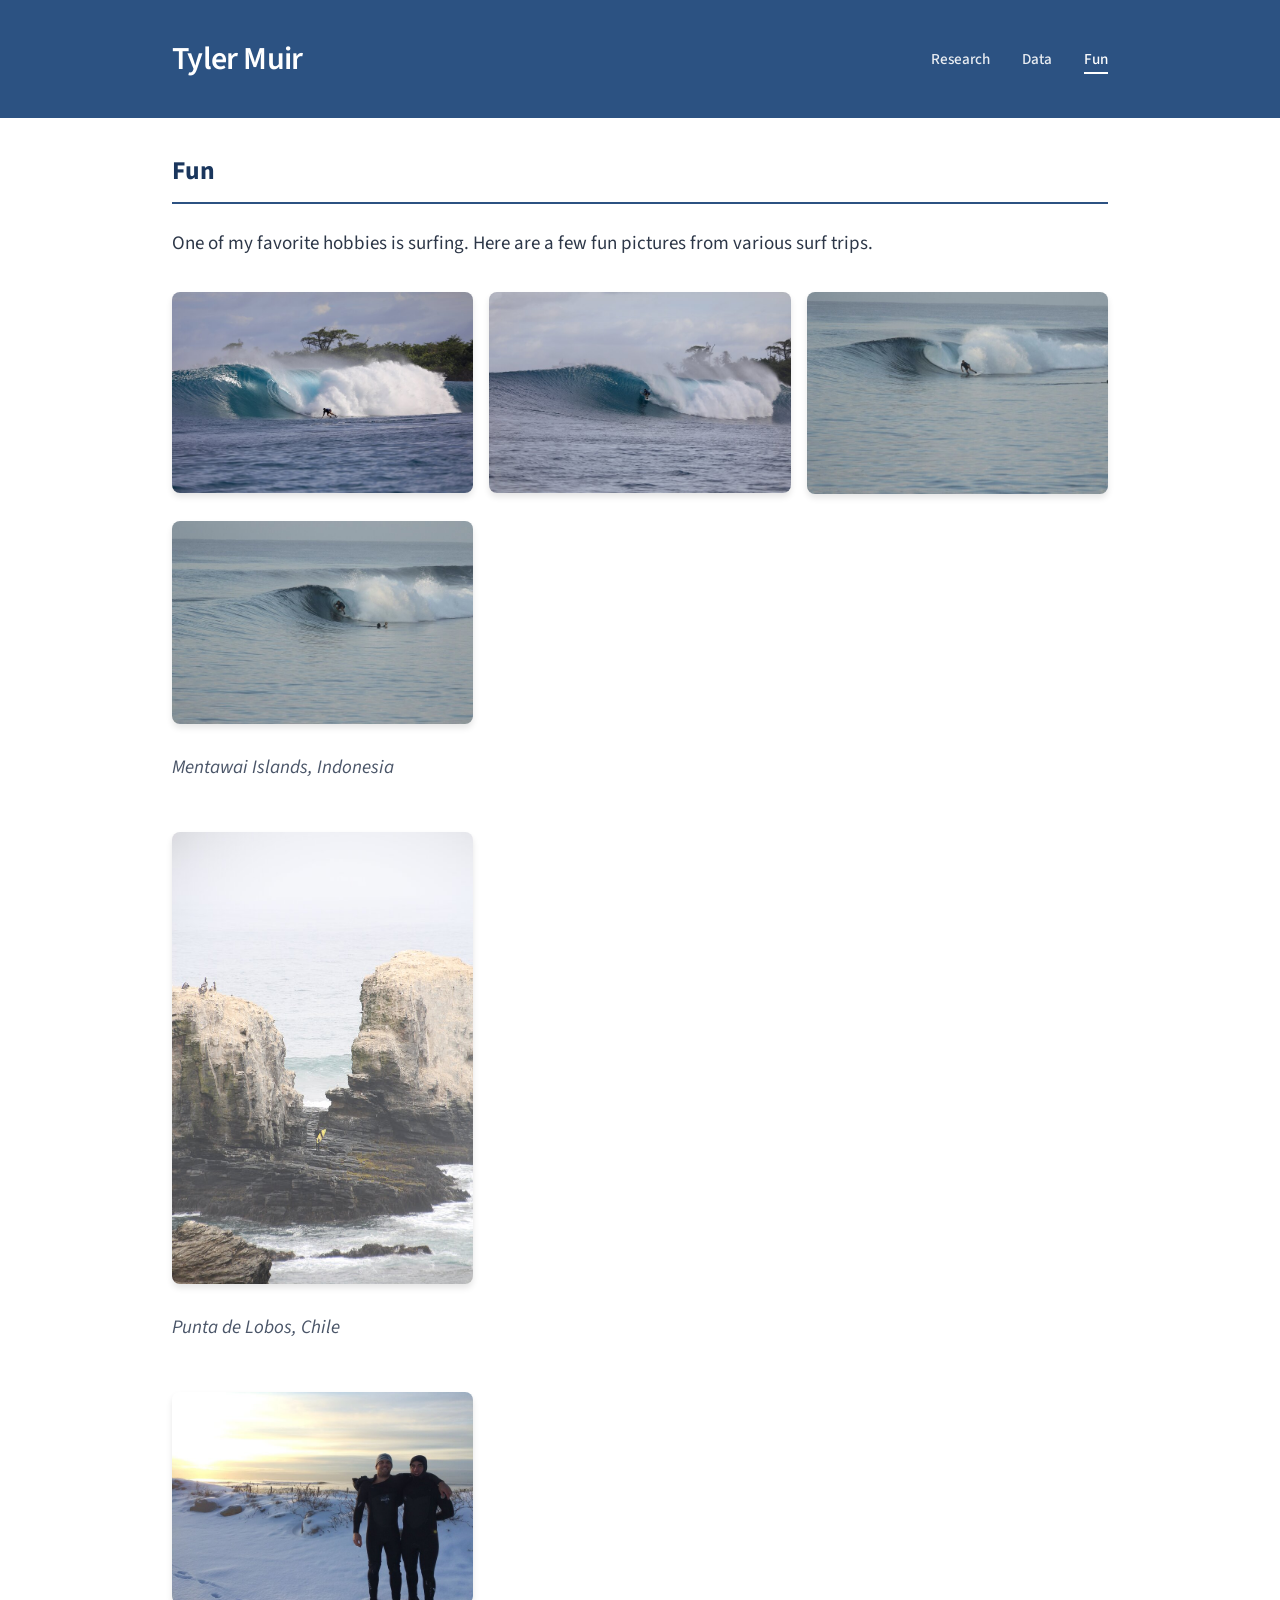
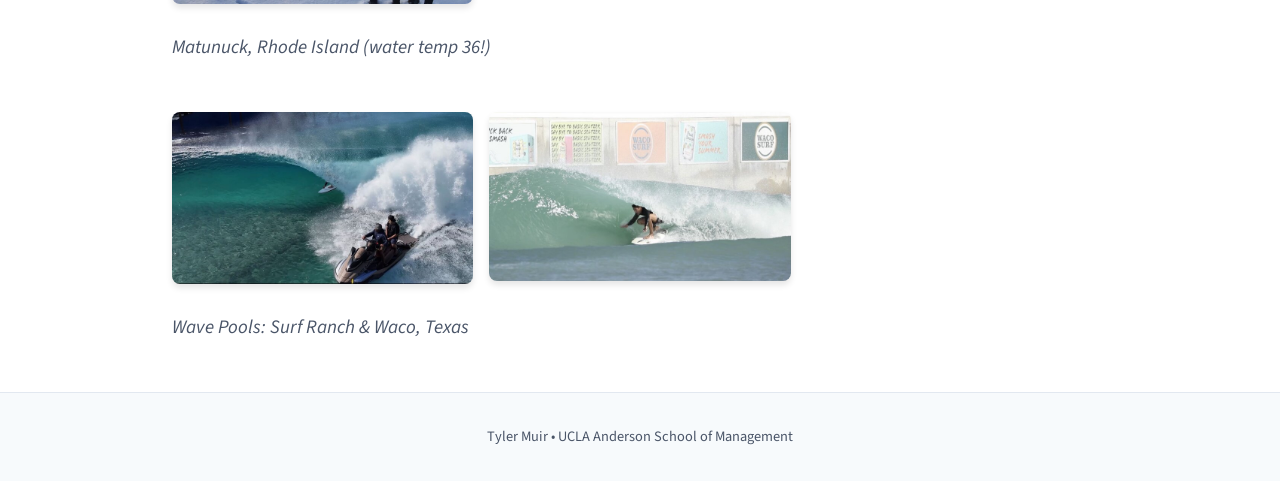
<file: fun.html>
<!DOCTYPE html>
<html lang="en">
<head>
    <meta charset="UTF-8">
    <meta name="viewport" content="width=device-width, initial-scale=1.0">
    <meta name="description" content="Tyler Muir - Fun photos from surf trips">
    <title>Fun - Tyler Muir</title>
    <link rel="preconnect" href="https://fonts.googleapis.com">
    <link rel="preconnect" href="https://fonts.gstatic.com" crossorigin>
    <link href="https://fonts.googleapis.com/css2?family=Source+Sans+Pro:wght@400;500;600;700&display=swap" rel="stylesheet">
    <link rel="stylesheet" href="css/style.css">
    <link rel="icon" href="favicon.ico" type="image/x-icon">
</head>
<body>
    <a href="#main-content" class="skip-link">Skip to content</a>
    <header>
        <div class="container">
            <h1><a href="index.html">Tyler Muir</a></h1>
            <button class="menu-toggle" aria-label="Toggle navigation menu">&#9776;</button>
            <nav>
                <ul>
                    <li><a href="index.html">Research</a></li>
                    <li><a href="data.html">Data</a></li>
                    <li><a href="fun.html" class="active">Fun</a></li>
                </ul>
            </nav>
        </div>
    </header>

    <main class="container" id="main-content">
        <section>
            <h2>Fun</h2>
            <p style="margin-bottom: 2rem;">One of my favorite hobbies is surfing. Here are a few fun pictures from various surf trips.</p>

            <div class="photo-gallery">
                <div class="gallery-grid">
                    <figure>
                        <img src="images/mentawai1.jpg" alt="Tyler surfing a wave in the Mentawai Islands, Indonesia">
                    </figure>
                    <figure>
                        <img src="images/mentawai2.jpg" alt="Barrel wave breaking in the Mentawai Islands">
                    </figure>
                    <figure>
                        <img src="images/mentawai3.jpg" alt="Riding a reef break wave in the Mentawai Islands">
                    </figure>
                    <figure>
                        <img src="images/mentawai4.jpg" alt="Tropical surf session in the Mentawai Islands">
                    </figure>
                </div>
                <p class="gallery-caption">Mentawai Islands, Indonesia</p>
            </div>

            <div class="photo-gallery">
                <div class="gallery-grid">
                    <figure>
                        <img src="images/chile1.jpg" alt="Surfing the point break at Punta de Lobos, Chile">
                    </figure>
                </div>
                <p class="gallery-caption">Punta de Lobos, Chile</p>
            </div>

            <div class="photo-gallery">
                <div class="gallery-grid">
                    <figure>
                        <img src="images/rhodeisland.jpg" alt="Cold water surfing in Matunuck, Rhode Island in winter">
                    </figure>
                </div>
                <p class="gallery-caption">Matunuck, Rhode Island (water temp 36!)</p>
            </div>

            <div class="photo-gallery">
                <div class="gallery-grid">
                    <figure>
                        <img src="images/surfranch.jpg" alt="Surfing at Kelly Slater's Surf Ranch wave pool">
                    </figure>
                    <figure>
                        <img src="images/waco.jpg" alt="Surfing at BSR Cable Park wave pool in Waco, Texas">
                    </figure>
                </div>
                <p class="gallery-caption">Wave Pools: Surf Ranch &amp; Waco, Texas</p>
            </div>
        </section>
    </main>

    <footer>
        <div class="container">
            <p>Tyler Muir &bull; UCLA Anderson School of Management</p>
        </div>
    </footer>
    <script>
        document.querySelector('.menu-toggle').addEventListener('click', function() {
            document.querySelector('nav ul').classList.toggle('open');
        });
    </script>
</body>
</html>
</file>
<file: css/style.css>
/* Base styles */
:root {
    --primary-color: #2c5282;
    --primary-dark: #1a365d;
    --text-color: #2d3748;
    --text-light: #4a5568;
    --background: #ffffff;
    --background-alt: #f7fafc;
    --border-color: #e2e8f0;
    --link-color: #2b6cb0;
    --link-hover: #1a4971;
}

* {
    margin: 0;
    padding: 0;
    box-sizing: border-box;
}

html {
    scroll-behavior: smooth;
}

body {
    font-family: 'Source Sans Pro', -apple-system, BlinkMacSystemFont, 'Segoe UI', Roboto, sans-serif;
    font-size: 19px;
    line-height: 1.7;
    color: var(--text-color);
    background-color: var(--background);
}

/* Layout */
.container {
    max-width: 1000px;
    margin: 0 auto;
    padding: 0 2rem;
}

/* Header */
header {
    background: var(--primary-color);
    color: white;
    padding: 2rem 0;
    margin-bottom: 2rem;
}

header .container {
    display: flex;
    justify-content: space-between;
    align-items: center;
}

header h1 {
    font-size: 2rem;
    font-weight: 600;
    letter-spacing: -0.02em;
}

header h1 a {
    color: white;
    text-decoration: none;
}

nav ul {
    list-style: none;
    display: flex;
    gap: 2rem;
}

nav a {
    color: rgba(255, 255, 255, 0.9);
    text-decoration: none;
    font-size: 0.95rem;
    font-weight: 500;
    transition: color 0.2s;
}

nav a:hover {
    color: white;
}

nav a.active {
    color: white;
    border-bottom: 2px solid white;
    padding-bottom: 2px;
}

/* Profile section */
.profile {
    display: grid;
    grid-template-columns: 350px 1fr;
    gap: 3rem;
    margin-bottom: 3rem;
    padding-bottom: 2rem;
    border-bottom: 1px solid var(--border-color);
}

.profile-image {
    width: 100%;
    border-radius: 8px;
    box-shadow: 0 4px 6px rgba(0, 0, 0, 0.1);
}

.profile-info h2 {
    font-size: 2.2rem;
    color: var(--primary-dark);
    margin-bottom: 0.5rem;
    font-weight: 600;
}

.profile-info .title {
    font-size: 1.1rem;
    color: var(--text-light);
    margin-bottom: 0.25rem;
}

.profile-info .affiliation {
    font-size: 1.1rem;
    color: var(--text-color);
    font-weight: 500;
    margin-bottom: 1rem;
}

.profile-info .email {
    font-size: 0.95rem;
    color: var(--text-light);
    margin-bottom: 1.5rem;
}

.profile-links {
    display: flex;
    flex-wrap: wrap;
    gap: 1rem;
}

.profile-links a {
    display: inline-block;
    padding: 0.5rem 1rem;
    background: var(--primary-color);
    color: white;
    text-decoration: none;
    border-radius: 4px;
    font-size: 0.9rem;
    font-weight: 500;
    transition: background-color 0.2s;
}

.profile-links a:hover {
    background: var(--primary-dark);
}

/* Award highlight */
.award-highlight {
    background: var(--background-alt);
    border-left: 4px solid var(--primary-color);
    padding: 1rem 1.5rem;
    margin-bottom: 2rem;
    border-radius: 0 4px 4px 0;
}

.award-highlight a {
    color: var(--link-color);
    text-decoration: none;
    font-weight: 500;
}

.award-highlight a:hover {
    text-decoration: underline;
}

/* Section styles */
section {
    margin-bottom: 3rem;
}

section h2 {
    font-size: 1.6rem;
    color: var(--primary-dark);
    margin-bottom: 1.5rem;
    padding-bottom: 0.5rem;
    border-bottom: 2px solid var(--primary-color);
}

/* Paper list */
.paper-list {
    list-style: none;
}

.paper-list li {
    margin-bottom: 1.25rem;
    padding-left: 0;
}

.paper-list .paper-title {
    color: var(--link-color);
    text-decoration: none;
    font-weight: 500;
}

.paper-list .paper-title:hover {
    text-decoration: underline;
}

.paper-list .tagline {
    color: var(--text-color);
    font-size: 0.92rem;
    font-style: italic;
    margin-top: 0.2rem;
    line-height: 1.5;
}

.paper-list .coauthors {
    color: var(--text-light);
    font-size: 0.95rem;
}

.paper-list .coauthors a {
    color: var(--text-light);
    text-decoration: none;
}

.paper-list .coauthors a:hover {
    color: var(--link-color);
    text-decoration: underline;
}

.paper-list .publication {
    font-style: italic;
    color: var(--text-light);
    font-size: 0.95rem;
}

.paper-list .award {
    display: inline-block;
    background: #fef3c7;
    color: #92400e;
    padding: 0.15rem 0.5rem;
    border-radius: 3px;
    font-size: 0.85rem;
    margin-top: 0.25rem;
}

.paper-list .extra-links {
    font-size: 0.9rem;
    margin-top: 0.25rem;
}

.paper-list .extra-links a {
    color: var(--link-color);
    text-decoration: none;
    margin-right: 1rem;
}

.paper-list .extra-links a:hover {
    text-decoration: underline;
}

/* Data page */
.data-list {
    list-style: none;
}

.data-list li {
    margin-bottom: 1rem;
    padding: 1rem;
    background: var(--background-alt);
    border-radius: 4px;
}

.data-list a {
    color: var(--link-color);
    text-decoration: none;
    font-weight: 500;
}

.data-list a:hover {
    text-decoration: underline;
}

.data-list .description {
    color: var(--text-light);
    font-size: 0.95rem;
    margin-top: 0.25rem;
}

/* Expandable abstracts */
.paper-item {
    margin-bottom: 1.5rem;
    padding-bottom: 1.5rem;
    border-bottom: 1px solid var(--border-color);
}

.paper-item:last-child {
    border-bottom: none;
}

.abstract-toggle {
    background: none;
    border: none;
    color: var(--link-color);
    cursor: pointer;
    font-size: 0.85rem;
    padding: 0;
    margin-left: 0.5rem;
    font-family: inherit;
}

.abstract-toggle:hover {
    text-decoration: underline;
}

.abstract {
    display: none;
    margin-top: 0.75rem;
    padding: 1rem;
    background: var(--background-alt);
    border-radius: 4px;
    font-size: 0.95rem;
    line-height: 1.6;
    color: var(--text-light);
}

.abstract.show {
    display: block;
}

/* Video/Media badges */
.media-badge {
    display: inline-flex;
    align-items: center;
    gap: 0.25rem;
    background: #e0f2fe;
    color: #0369a1;
    padding: 0.2rem 0.6rem;
    border-radius: 3px;
    font-size: 0.8rem;
    font-weight: 500;
    margin-right: 0.5rem;
    text-decoration: none;
    transition: background-color 0.2s;
}

.media-badge:hover {
    background: #bae6fd;
    text-decoration: none;
}

.media-badge.video {
    background: #fce7f3;
    color: #be185d;
}

.media-badge.video:hover {
    background: #fbcfe8;
}

.media-badge.press {
    background: #ecfccb;
    color: #4d7c0f;
}

.media-badge.press:hover {
    background: #d9f99d;
}

.media-badge.data {
    background: #fed7aa;
    color: #9a3412;
}

.media-badge.data:hover {
    background: #fdba74;
}

.media-links {
    margin-top: 0.5rem;
    display: flex;
    flex-wrap: wrap;
    gap: 0.5rem;
}

/* Featured research section */
.featured-research {
    background: linear-gradient(135deg, var(--background-alt) 0%, #edf2f7 100%);
    padding: 2rem;
    border-radius: 8px;
    margin-bottom: 3rem;
}

.featured-research h2 {
    border-bottom: none;
    margin-bottom: 1rem;
}

.featured-item {
    background: white;
    padding: 1.5rem;
    border-radius: 6px;
    margin-bottom: 1rem;
    box-shadow: 0 1px 3px rgba(0, 0, 0, 0.1);
}

.featured-item:last-child {
    margin-bottom: 0;
}

.featured-item .paper-title {
    font-size: 1.1rem;
}

/* Photo gallery */
.photo-gallery {
    margin-bottom: 3rem;
}

.photo-gallery .gallery-grid {
    display: grid;
    grid-template-columns: repeat(auto-fill, minmax(280px, 1fr));
    gap: 1rem;
}

.photo-gallery figure {
    margin: 0;
}

.photo-gallery img {
    width: 100%;
    height: auto;
    border-radius: 8px;
    box-shadow: 0 4px 6px rgba(0, 0, 0, 0.1);
    transition: transform 0.2s;
}

.photo-gallery img:hover {
    transform: scale(1.02);
}

.photo-gallery figcaption {
    margin-top: 0.5rem;
    font-size: 0.9rem;
}

.photo-gallery figcaption a {
    color: var(--link-color);
    text-decoration: none;
}

.photo-gallery figcaption a:hover {
    text-decoration: underline;
}

.gallery-caption {
    font-style: italic;
    color: var(--text-light);
    margin-top: 1rem;
}

/* Footer */
footer {
    background: var(--background-alt);
    padding: 2rem 0;
    margin-top: 3rem;
    border-top: 1px solid var(--border-color);
    text-align: center;
    color: var(--text-light);
    font-size: 0.9rem;
}

/* Skip to content */
.skip-link {
    position: absolute;
    top: -40px;
    left: 0;
    background: var(--primary-dark);
    color: white;
    padding: 0.5rem 1rem;
    z-index: 100;
    font-size: 0.9rem;
    text-decoration: none;
}

.skip-link:focus {
    top: 0;
}

/* Mobile menu toggle */
.menu-toggle {
    display: none;
    background: none;
    border: none;
    color: white;
    font-size: 1.5rem;
    cursor: pointer;
    padding: 0.25rem;
    line-height: 1;
}

/* Back to top */
.back-to-top {
    position: fixed;
    bottom: 2rem;
    right: 2rem;
    background: var(--primary-color);
    color: white;
    border: none;
    border-radius: 50%;
    width: 44px;
    height: 44px;
    font-size: 1.2rem;
    cursor: pointer;
    opacity: 0;
    visibility: hidden;
    transition: opacity 0.3s, visibility 0.3s, background-color 0.2s;
    box-shadow: 0 2px 8px rgba(0, 0, 0, 0.2);
    z-index: 50;
}

.back-to-top.visible {
    opacity: 1;
    visibility: visible;
}

.back-to-top:hover {
    background: var(--primary-dark);
}

/* Responsive */
@media (max-width: 768px) {
    .profile {
        grid-template-columns: 1fr;
        gap: 1.5rem;
    }

    .profile-image {
        max-width: 250px;
        margin: 0 auto;
    }

    header .container {
        flex-direction: column;
        gap: 1rem;
        position: relative;
    }

    .menu-toggle {
        display: block;
        position: absolute;
        top: 0;
        right: 0;
    }

    nav ul {
        gap: 1rem;
        display: none;
        flex-direction: column;
        align-items: center;
        width: 100%;
    }

    nav ul.open {
        display: flex;
    }

    .container {
        padding: 0 1rem;
    }

    .photo-gallery .gallery-grid {
        grid-template-columns: 1fr;
    }
}
</file>
